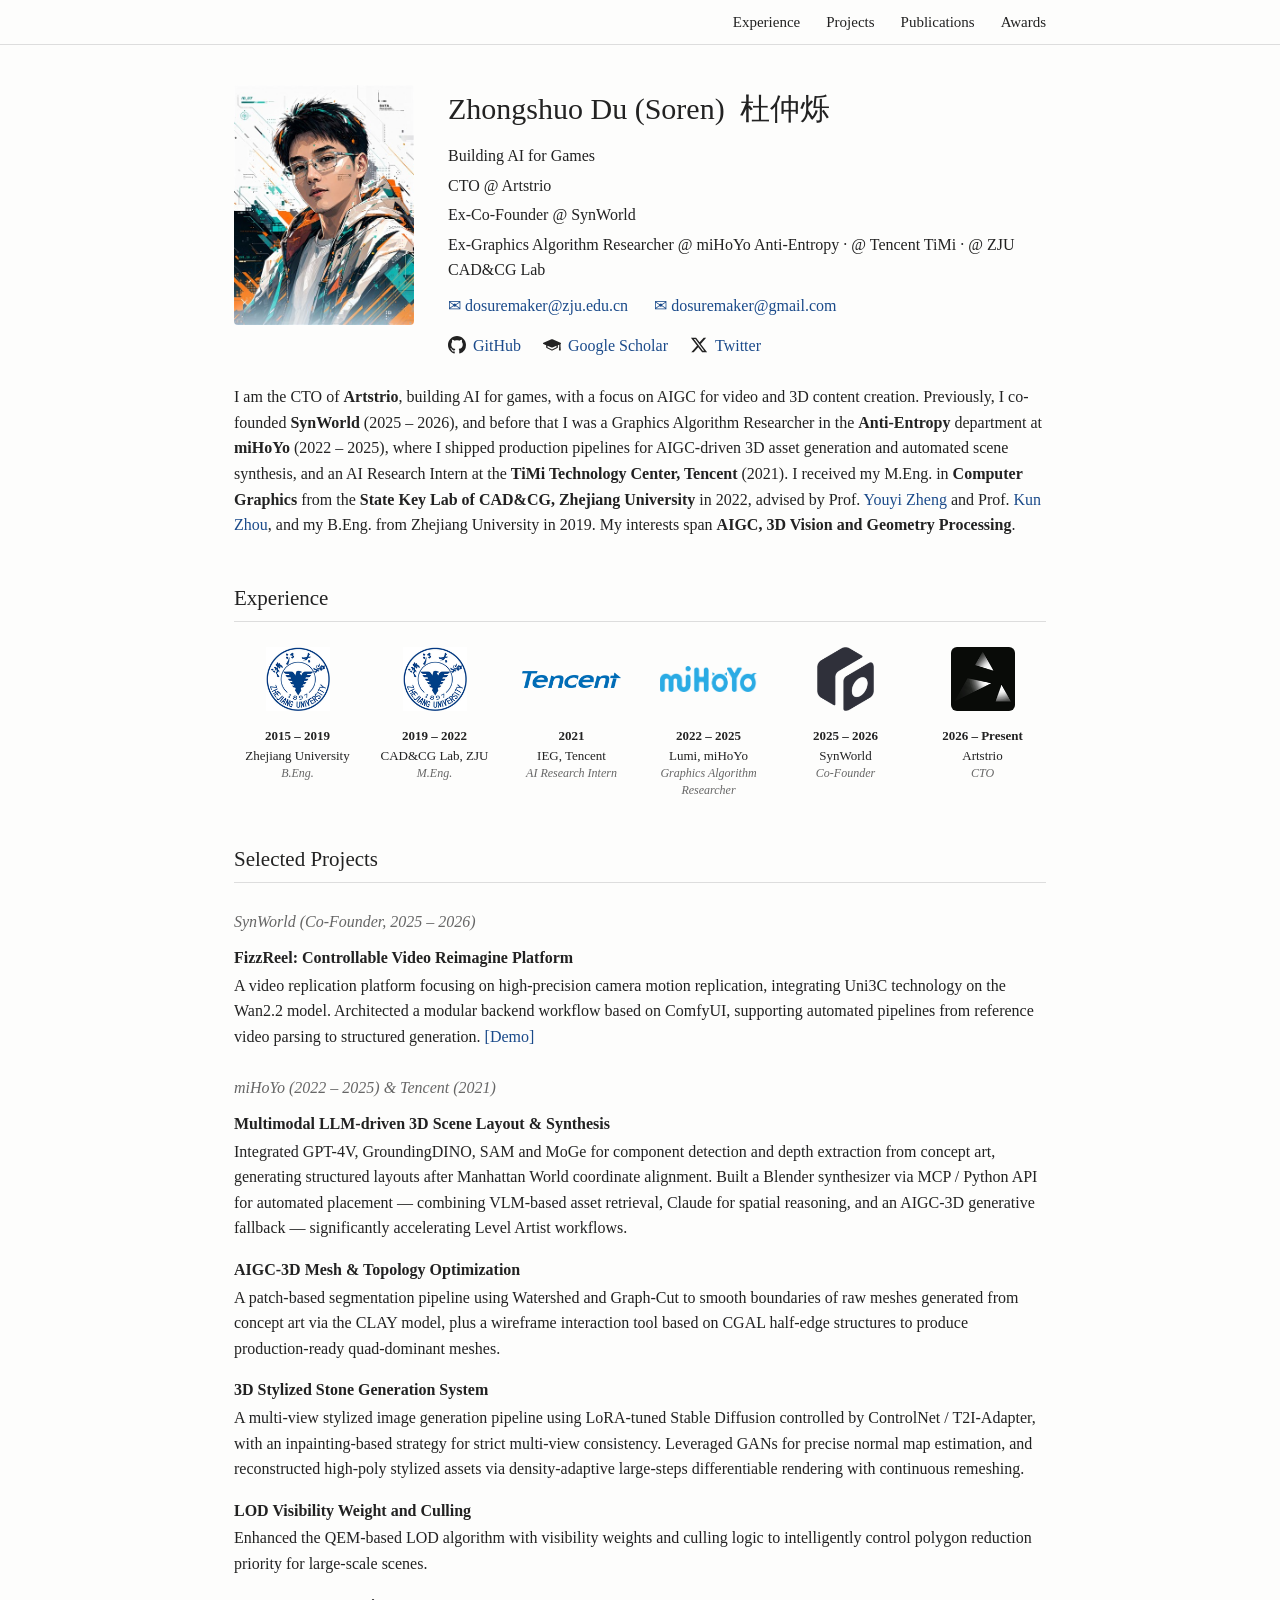
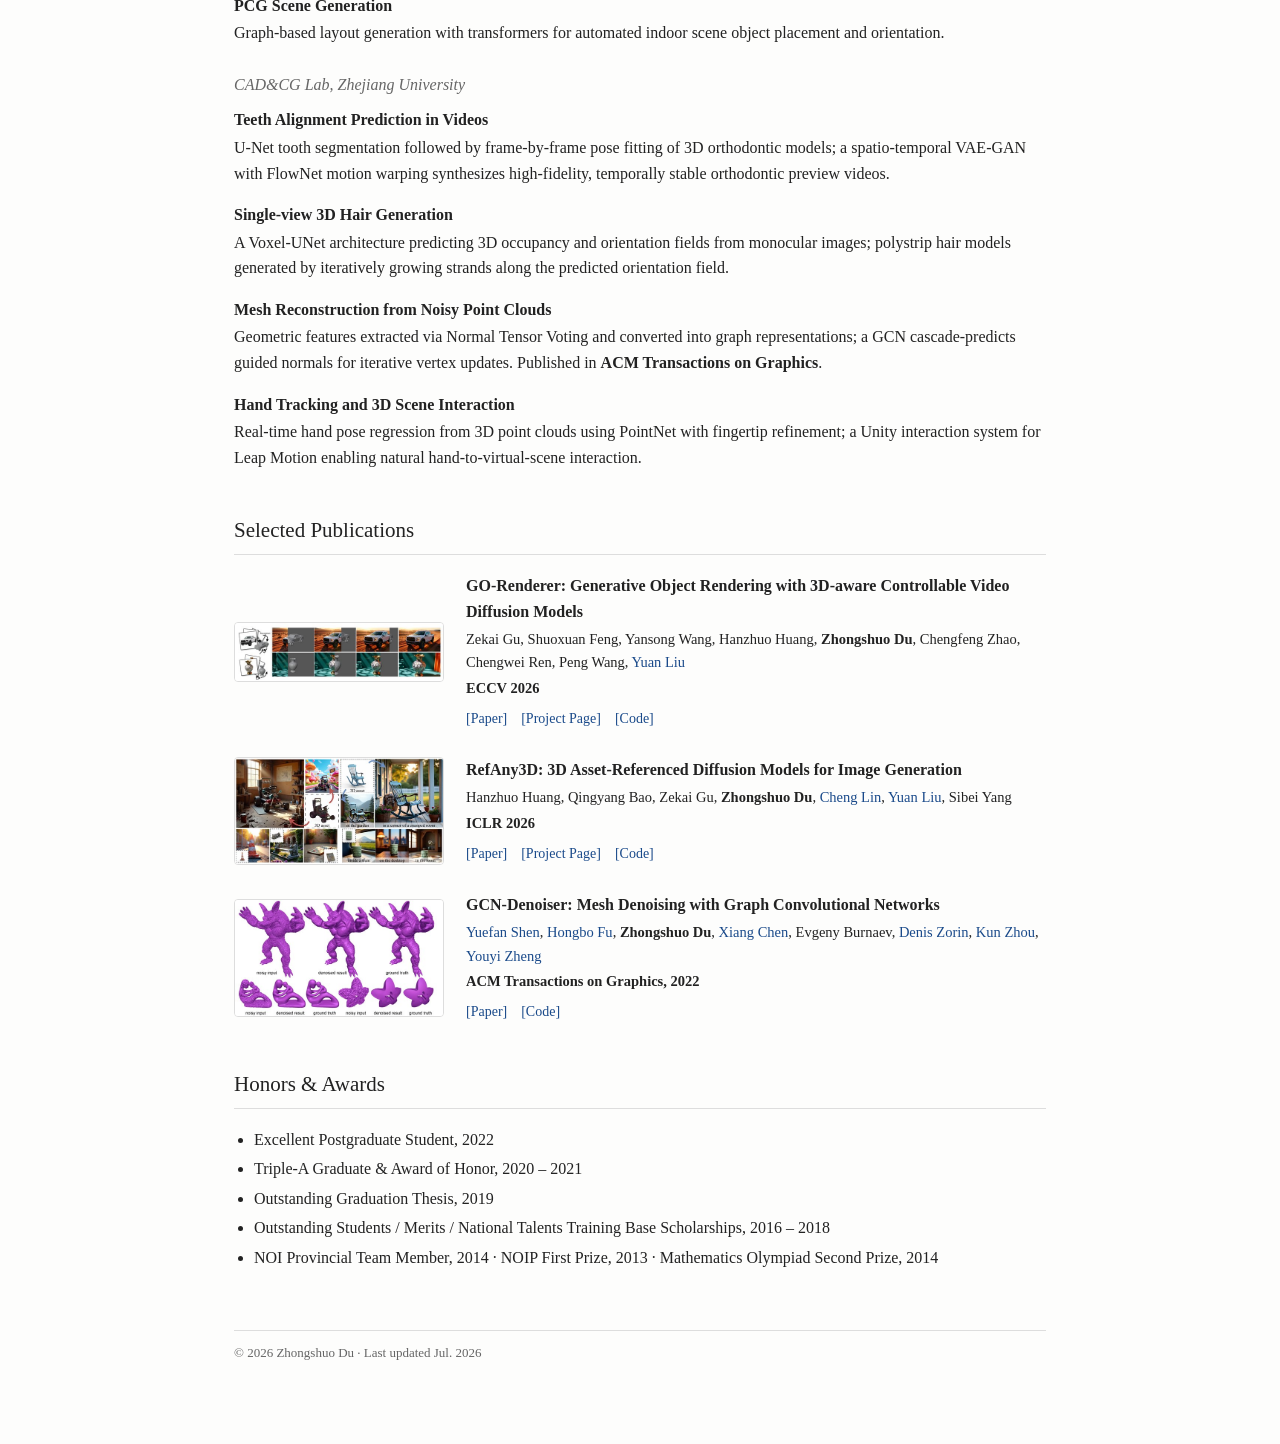
<file: index.html>
<!DOCTYPE html>
<html lang="en">
<head>
<meta charset="utf-8">
<meta name="viewport" content="width=device-width, initial-scale=1">
<meta name="google-site-verification" content="GwJMKdCy1wCc8vEHRuQkdQIaa5DywmpoKS_e2dxCeqU">
<!-- Bing Webmaster verification (replace YOUR_BING_CODE with actual code) -->
<meta name="msvalidate.01" content="YOUR_BING_CODE">
<!-- Baidu site verification (replace YOUR_BAIDU_CODE with actual code) -->
<meta name="baidu-site-verification" content="YOUR_BAIDU_CODE">
<title>Zhongshuo Du (Soren) - Homepage</title>
<meta name="description" content="Zhongshuo Du (Soren Du, 杜仲烁) — Building AI for Games. CTO of Artstrio, ex-Co-Founder of SynWorld, ex-Graphics Algorithm Researcher at miHoYo Anti-Entropy, Tencent TiMi and ZJU CAD&CG Lab.">
<link rel="canonical" href="https://dosuremaker.github.io/">
<meta name="robots" content="index, follow">
<meta property="og:type" content="profile">
<meta property="og:title" content="Zhongshuo Du (Soren) - Homepage">
<meta property="og:description" content="Building AI for Games. CTO of Artstrio, ex-Co-Founder of SynWorld, ex-Graphics Algorithm Researcher at miHoYo Anti-Entropy, Tencent TiMi and ZJU CAD&CG Lab.">
<meta property="og:url" content="https://dosuremaker.github.io/">
<meta property="og:image" content="https://dosuremaker.github.io/source_files/suremaker.jpg">
<script type="application/ld+json">
{
  "@context": "https://schema.org",
  "@type": "Person",
  "name": "Zhongshuo Du",
  "alternateName": ["Soren Du", "Soren", "杜仲烁"],
  "url": "https://dosuremaker.github.io/",
  "image": "https://dosuremaker.github.io/source_files/suremaker.jpg",
  "jobTitle": "CTO, Artstrio",
  "alumniOf": "Zhejiang University",
  "sameAs": [
    "https://github.com/dosuremaker",
    "https://x.com/DoSuremaker",
    "https://scholar.google.com/citations?user=5aI4X-EAAAAJ"
  ]
}
</script>
<link rel="stylesheet" href="css/main.css">
</head>
<body>
<nav class="nav">
  <div class="nav-inner">
    <a href="#experience">Experience</a>
    <a href="#projects">Projects</a>
    <a href="#publications">Publications</a>
    <a href="#awards">Awards</a>
  </div>
</nav>
<div class="container">

  <!-- ============ Header ============ -->
  <div class="header">
    <img class="portrait" src="source_files/suremaker.jpg" alt="Zhongshuo Du">
    <div class="info">
      <h1>Zhongshuo Du (Soren) &nbsp;杜仲烁</h1>
      <p>Building AI for Games</p>
      <p>CTO @ Artstrio</p>
      <p>Ex-Co-Founder @ SynWorld</p>
      <p>Ex-Graphics Algorithm Researcher @ miHoYo Anti-Entropy &middot; @ Tencent TiMi &middot; @ ZJU CAD&amp;CG Lab</p>
      <p class="email">
        <a href="mailto:dosuremaker@zju.edu.cn">&#9993; dosuremaker@zju.edu.cn</a>
        <a href="mailto:dosuremaker@gmail.com">&#9993; dosuremaker@gmail.com</a>
      </p>
      <div class="social">
        <div class="social-item">
          <svg viewBox="0 0 16 16" fill="var(--text)" aria-hidden="true"><path d="M8 0C3.58 0 0 3.58 0 8c0 3.54 2.29 6.53 5.47 7.59.4.07.55-.17.55-.38 0-.19-.01-.82-.01-1.49-2.01.37-2.53-.49-2.69-.94-.09-.23-.48-.94-.82-1.13-.28-.15-.68-.52-.01-.53.63-.01 1.08.58 1.23.82.72 1.21 1.87.87 2.33.66.07-.52.28-.87.51-1.07-1.78-.2-3.64-.89-3.64-3.95 0-.87.31-1.59.82-2.15-.08-.2-.36-1.02.08-2.12 0 0 .67-.21 2.2.82.64-.18 1.32-.27 2-.27s1.36.09 2 .27c1.53-1.04 2.2-.82 2.2-.82.44 1.1.16 1.92.08 2.12.51.56.82 1.27.82 2.15 0 3.07-1.87 3.75-3.65 3.95.29.25.54.73.54 1.48 0 1.07-.01 1.93-.01 2.2 0 .21.15.46.55.38A8.01 8.01 0 0 0 16 8c0-4.42-3.58-8-8-8z"/></svg>
          <a href="https://github.com/dosuremaker">GitHub</a>
        </div>
        <div class="social-item">
          <svg viewBox="0 0 640 512" fill="var(--text)" aria-hidden="true"><path d="M623.9 175.9L338.4 55.6c-11.7-4.9-24.9-4.9-36.7 0L16.1 175.9c-21.5 9.1-21.5 39.2 0 48.3L112 264.6v72.7c0 12.2 6.9 23.3 17.8 28.7L307.2 455c8.1 4 17.5 4 25.6 0l177.4-88.9c10.9-5.5 17.8-16.6 17.8-28.7v-72.7l48-20.3v99.7c-6.9 4.3-11.5 11.9-11.5 20.6 0 9 4.9 16.8 12.2 20.9l-10.9 43.6c-2.5 10.1 3.5 18.9 11.5 18.9h44.6c8 0 14.1-8.8 11.5-18.9l-10.9-43.6c7.3-4.1 12.2-11.9 12.2-20.9 0-8.7-4.6-16.3-11.5-20.6V224.1l.7-.3c21.5-9 21.5-39.2 0-48.3zM480 337.3l-160 80.2-160-80.2v-52.4l141.7 59.8c11.7 4.9 24.9 4.9 36.7 0L480 284.9v52.4z"/></svg>
          <a href="https://scholar.google.com/citations?user=5aI4X-EAAAAJ&amp;hl=zh-CN">Google Scholar</a>
        </div>
        <div class="social-item">
          <svg viewBox="0 0 24 24" fill="var(--text)" aria-hidden="true"><path d="M18.244 2.25h3.308l-7.227 8.26 8.502 11.24H16.17l-5.214-6.817L4.99 21.75H1.68l7.73-8.835L1.254 2.25H8.08l4.713 6.231zm-1.161 17.52h1.833L7.084 4.126H5.117z"/></svg>
          <a href="https://x.com/DoSuremaker">Twitter</a>
        </div>
      </div>
    </div>
  </div>

  <p class="bio">
    I am the CTO of <b>Artstrio</b>, building AI for games, with a focus on AIGC for video and
    3D content creation. Previously, I co-founded <b>SynWorld</b> (2025 – 2026), and before that I was a Graphics Algorithm Researcher in the
    <b>Anti-Entropy</b> department at <b>miHoYo</b> (2022 – 2025), where I shipped production
    pipelines for AIGC-driven 3D asset generation and automated scene synthesis, and an AI Research
    Intern at the <b>TiMi Technology Center, Tencent</b> (2021).
    I received my M.Eng. in <b>Computer Graphics</b> from the
    <b>State Key Lab of CAD&amp;CG, Zhejiang University</b> in 2022,
    advised by Prof. <a href="https://zyouyi.com/">Youyi Zheng</a> and Prof.
    <a href="http://kunzhou.net/">Kun Zhou</a>, and my B.Eng. from Zhejiang University in 2019.
    My interests span <b>AIGC, 3D Vision and Geometry Processing</b>.
  </p>

  <!-- ============ Experience ============ -->
  <h2 id="experience">Experience</h2>

  <div class="timeline">
    <div class="tl-item">
      <div class="tl-logo"><img src="source_files/zju.png" alt="Zhejiang University"></div>
      <div class="tl-time">2015 – 2019</div>
      <div class="tl-org">Zhejiang University</div>
      <div class="tl-role">B.Eng.</div>
    </div>
    <div class="tl-item">
      <div class="tl-logo"><img src="source_files/zju.png" alt="State Key Lab of CAD&CG, ZJU"></div>
      <div class="tl-time">2019 – 2022</div>
      <div class="tl-org">CAD&amp;CG Lab, ZJU</div>
      <div class="tl-role">M.Eng.</div>
    </div>
    <div class="tl-item">
      <div class="tl-logo"><img class="wide" src="source_files/tencent.png" alt="Tencent"></div>
      <div class="tl-time">2021</div>
      <div class="tl-org">IEG, Tencent</div>
      <div class="tl-role">AI Research Intern</div>
    </div>
    <div class="tl-item">
      <div class="tl-logo"><img class="wide" src="source_files/mihoyo.png" alt="miHoYo"></div>
      <div class="tl-time">2022 – 2025</div>
      <div class="tl-org">Lumi, miHoYo</div>
      <div class="tl-role">Graphics Algorithm Researcher</div>
    </div>
    <div class="tl-item">
      <div class="tl-logo"><img src="source_files/synworld.png" alt="SynWorld"></div>
      <div class="tl-time">2025 – 2026</div>
      <div class="tl-org">SynWorld</div>
      <div class="tl-role">Co-Founder</div>
    </div>
    <div class="tl-item">
      <div class="tl-logo"><img src="source_files/artstrio.png" alt="Artstrio" style="border-radius: 6px;"></div>
      <div class="tl-time">2026 – Present</div>
      <div class="tl-org">Artstrio</div>
      <div class="tl-role">CTO</div>
    </div>
  </div>

  <!-- ============ Projects ============ -->
  <h2 id="projects">Selected Projects</h2>

  <h3 class="group">SynWorld (Co-Founder, 2025 – 2026)</h3>

  <div class="project">
    <div class="title">FizzReel: Controllable Video Reimagine Platform</div>
    <div class="desc">
      A video replication platform focusing on high-precision camera motion replication,
      integrating Uni3C technology on the Wan2.2 model. Architected a modular backend workflow
      based on ComfyUI, supporting automated pipelines from reference video parsing to structured generation.
      <a href="https://x.com/_cheng_lin/status/2032378190082310318?s=20">[Demo]</a>
    </div>
  </div>

  <h3 class="group">miHoYo (2022 – 2025) &amp; Tencent (2021)</h3>

  <div class="project">
    <div class="title">Multimodal LLM-driven 3D Scene Layout &amp; Synthesis</div>
    <div class="desc">
      Integrated GPT-4V, GroundingDINO, SAM and MoGe for component detection and depth extraction
      from concept art, generating structured layouts after Manhattan World coordinate alignment.
      Built a Blender synthesizer via MCP / Python API for automated placement — combining VLM-based
      asset retrieval, Claude for spatial reasoning, and an AIGC-3D generative fallback —
      significantly accelerating Level Artist workflows.
    </div>
  </div>

  <div class="project">
    <div class="title">AIGC-3D Mesh &amp; Topology Optimization</div>
    <div class="desc">
      A patch-based segmentation pipeline using Watershed and Graph-Cut to smooth boundaries of raw
      meshes generated from concept art via the CLAY model, plus a wireframe interaction tool based on
      CGAL half-edge structures to produce production-ready quad-dominant meshes.
    </div>
  </div>

  <div class="project">
    <div class="title">3D Stylized Stone Generation System</div>
    <div class="desc">
      A multi-view stylized image generation pipeline using LoRA-tuned Stable Diffusion controlled by
      ControlNet / T2I-Adapter, with an inpainting-based strategy for strict multi-view consistency.
      Leveraged GANs for precise normal map estimation, and reconstructed high-poly stylized assets via
      density-adaptive large-steps differentiable rendering with continuous remeshing.
    </div>
  </div>

  <div class="project">
    <div class="title">LOD Visibility Weight and Culling</div>
    <div class="desc">
      Enhanced the QEM-based LOD algorithm with visibility weights and culling logic to intelligently
      control polygon reduction priority for large-scale scenes.
    </div>
  </div>

  <div class="project">
    <div class="title">PCG Scene Generation</div>
    <div class="desc">
      Graph-based layout generation with transformers for automated indoor scene object placement
      and orientation.
    </div>
  </div>

  <h3 class="group">CAD&amp;CG Lab, Zhejiang University</h3>

  <div class="project">
    <div class="title">Teeth Alignment Prediction in Videos</div>
    <div class="desc">
      U-Net tooth segmentation followed by frame-by-frame pose fitting of 3D orthodontic models;
      a spatio-temporal VAE-GAN with FlowNet motion warping synthesizes high-fidelity, temporally
      stable orthodontic preview videos.
    </div>
  </div>

  <div class="project">
    <div class="title">Single-view 3D Hair Generation</div>
    <div class="desc">
      A Voxel-UNet architecture predicting 3D occupancy and orientation fields from monocular images;
      polystrip hair models generated by iteratively growing strands along the predicted orientation field.
    </div>
  </div>

  <div class="project">
    <div class="title">Mesh Reconstruction from Noisy Point Clouds</div>
    <div class="desc">
      Geometric features extracted via Normal Tensor Voting and converted into graph representations;
      a GCN cascade-predicts guided normals for iterative vertex updates.
      Published in <b>ACM Transactions on Graphics</b>.
    </div>
  </div>

  <div class="project">
    <div class="title">Hand Tracking and 3D Scene Interaction</div>
    <div class="desc">
      Real-time hand pose regression from 3D point clouds using PointNet with fingertip refinement;
      a Unity interaction system for Leap Motion enabling natural hand-to-virtual-scene interaction.
    </div>
  </div>

  <!-- ============ Publications ============ -->
  <h2 id="publications">Selected Publications</h2>

  <div class="pub">
    <div class="pub-img"><img src="source_files/pub_gorenderer.jpg" alt="GO-Renderer teaser"></div>
    <div class="pub-text">
      <div class="ptitle">GO-Renderer: Generative Object Rendering with 3D-aware Controllable Video Diffusion Models</div>
      <div class="authors">Zekai Gu, Shuoxuan Feng, Yansong Wang, Hanzhuo Huang, <span class="me">Zhongshuo Du</span>, Chengfeng Zhao, Chengwei Ren, Peng Wang, <a href="https://liuyuan-pal.github.io/">Yuan Liu</a></div>
      <div><span class="venue">ECCV 2026</span></div>
      <div class="plinks">
        <a href="https://arxiv.org/abs/2603.23246">[Paper]</a>
        <a href="https://igl-hkust.github.io/GO-Renderer/">[Project Page]</a>
        <a href="https://github.com/IGL-HKUST/GO-Renderer">[Code]</a>
      </div>
    </div>
  </div>

  <div class="pub">
    <div class="pub-img"><img src="source_files/pub_refany3d.jpg" alt="RefAny3D teaser"></div>
    <div class="pub-text">
      <div class="ptitle">RefAny3D: 3D Asset-Referenced Diffusion Models for Image Generation</div>
      <div class="authors">Hanzhuo Huang, Qingyang Bao, Zekai Gu, <span class="me">Zhongshuo Du</span>, <a href="https://clinplayer.github.io/">Cheng Lin</a>, <a href="https://liuyuan-pal.github.io/">Yuan Liu</a>, Sibei Yang</div>
      <div><span class="venue">ICLR 2026</span></div>
      <div class="plinks">
        <a href="https://arxiv.org/abs/2601.22094">[Paper]</a>
        <a href="https://judgementh.github.io/RefAny3D/">[Project Page]</a>
        <a href="https://github.com/JudgementH/RefAny3D">[Code]</a>
      </div>
    </div>
  </div>

  <div class="pub">
    <div class="pub-img"><img src="source_files/pub_gcndenoiser.jpg" alt="GCN-Denoiser results"></div>
    <div class="pub-text">
      <div class="ptitle">GCN-Denoiser: Mesh Denoising with Graph Convolutional Networks</div>
      <div class="authors"><a href="https://yuefanshen.net/">Yuefan Shen</a>, <a href="https://hongbofu.people.ust.hk/index.htm">Hongbo Fu</a>, <span class="me">Zhongshuo Du</span>, <a href="https://xchen-cs.github.io/">Xiang Chen</a>, Evgeny Burnaev, <a href="https://cims.nyu.edu/gcl/denis.html">Denis Zorin</a>, <a href="http://kunzhou.net/">Kun Zhou</a>, <a href="https://zyouyi.com/">Youyi Zheng</a></div>
      <div><span class="venue">ACM Transactions on Graphics, 2022</span></div>
      <div class="plinks">
        <a href="https://arxiv.org/abs/2108.05128">[Paper]</a>
        <a href="https://github.com/Jhonve/GCN-Denoiser">[Code]</a>
      </div>
    </div>
  </div>

  <!-- ============ Awards ============ -->
  <h2 id="awards">Honors &amp; Awards</h2>
  <ul class="plain">
    <li>Excellent Postgraduate Student, 2022</li>
    <li>Triple-A Graduate &amp; Award of Honor, 2020 – 2021</li>
    <li>Outstanding Graduation Thesis, 2019</li>
    <li>Outstanding Students / Merits / National Talents Training Base Scholarships, 2016 – 2018</li>
    <li>NOI Provincial Team Member, 2014 &middot; NOIP First Prize, 2013 &middot; Mathematics Olympiad Second Prize, 2014</li>
  </ul>

  <footer>
    &copy; 2026 Zhongshuo Du &middot; Last updated Jul. 2026
  </footer>

</div>
</body>
</html>
</file>
<file: css/main.css>
:root {
    --text: #222;
    --muted: #666;
    --link: #1a4a8a;
    --rule: #ddd;
    --accent: #8a1a1a;
  }
  * { box-sizing: border-box; }
  body {
    margin: 0;
    font-family: Georgia, "Times New Roman", "Songti SC", serif;
    color: var(--text);
    line-height: 1.6;
    background: #fdfdfc;
  }
  .container {
    max-width: 860px;
    margin: 0 auto;
    padding: 40px 24px 80px;
  }
  a { color: var(--link); text-decoration: none; }
  a:hover { text-decoration: underline; }

  /* Top navigation */
  .nav {
    position: sticky; top: 0; z-index: 10;
    background: #fdfdfcee; backdrop-filter: blur(4px);
    border-bottom: 1px solid var(--rule);
  }
  .nav .nav-inner {
    max-width: 860px; margin: 0 auto; padding: 10px 24px;
    display: flex; justify-content: flex-end; flex-wrap: wrap; gap: 4px 26px;
  }
  .nav a { color: var(--text); font-size: 15px; }
  .nav a:hover { color: var(--link); text-decoration: none; }

  /* Header */
  .header { display: flex; gap: 34px; align-items: flex-start; margin-bottom: 26px; }
  .header img.portrait {
    width: 180px; height: auto;
    border-radius: 4px; flex-shrink: 0;
  }
  .header h1 { margin: 0 0 10px; font-size: 30px; font-weight: normal; }
  .header .info p { margin: 0 0 4px; }
  .header .info .email { margin-top: 10px; }
  .header .info .email a { margin-right: 22px; white-space: nowrap; }

  /* Icon + text social links */
  .social { display: flex; flex-wrap: wrap; gap: 6px 22px; margin-top: 14px; }
  .social-item { display: flex; align-items: center; gap: 7px; }
  .social-item svg { width: 18px; height: 18px; flex-shrink: 0; }

  /* Bio */
  .bio { margin: 0 0 4px; }

  h2 {
    font-size: 21px; font-weight: normal;
    border-bottom: 1px solid var(--rule);
    padding-bottom: 6px; margin: 44px 0 18px;
    scroll-margin-top: 56px;
  }
  h3.group {
    font-size: 16px; color: var(--muted);
    font-weight: normal; font-style: italic;
    margin: 26px 0 10px;
  }

  /* Projects */
  .project { margin-bottom: 16px; }
  .project .title { font-weight: bold; }
  .project .desc { margin: 2px 0 0; }

  /* Experience / Education */
  .entry { margin-bottom: 16px; }
  .entry .top { display: flex; justify-content: space-between; flex-wrap: wrap; }
  .entry .org { font-weight: bold; }
  .entry .time { color: var(--muted); font-size: 14px; }
  .entry .role { font-style: italic; color: var(--muted); font-size: 15px; }
  .entry ul { margin: 6px 0 0; padding-left: 20px; }
  .entry li { margin-bottom: 3px; }

  /* Publications (Cheng Lin style: image left, text right) */
  .pub {
    display: flex; gap: 22px; align-items: center;
    margin-bottom: 26px;
  }
  .pub .pub-img {
    flex: 0 0 210px; width: 210px;
  }
  .pub .pub-img img {
    width: 100%; height: auto; display: block;
    border: 1px solid var(--rule); border-radius: 4px; background: #fff;
  }
  .pub .pub-text { flex: 1; }
  .pub .ptitle { font-weight: bold; margin-bottom: 4px; }
  .pub .authors { font-size: 14.5px; color: var(--text); }
  .pub .venue { font-size: 14.5px; font-weight: bold; }
  .me { font-weight: bold; }
  .pub .plinks { margin-top: 5px; }
  .pub .plinks a { margin-right: 10px; font-size: 14px; }

  /* Experience timeline (icon on top, text below) */
  .timeline {
    display: flex; flex-wrap: nowrap; justify-content: space-between;
    align-items: flex-start; gap: 0 10px; margin-top: 22px;
  }
  /* min-width:0 lets items shrink below their longest word so all six stay on one row */
  .tl-item { flex: 1 1 0; min-width: 0; text-align: center; }
  .tl-logo { height: 70px; display: flex; align-items: center; justify-content: center; margin-bottom: 12px; }
  .tl-logo img { max-height: 64px; max-width: 100%; }
  /* Wide wordmarks read larger at equal height, so cap them tighter;
     the width cap keeps them from filling the column edge-to-edge */
  .tl-logo img.wide { max-height: 26px; max-width: 78%; }
  .tl-time { font-weight: bold; font-size: 13px; }
  .tl-org { font-size: 13px; line-height: 1.4; }
  .tl-role { font-size: 12px; color: var(--muted); font-style: italic; line-height: 1.4; }

  /* Awards */
  ul.plain { padding-left: 20px; margin: 0; }
  ul.plain li { margin-bottom: 4px; }

  footer { margin-top: 60px; color: var(--muted); font-size: 13px; border-top: 1px solid var(--rule); padding-top: 12px; }

  @media (max-width: 640px) {
    .header { flex-direction: column; align-items: center; text-align: center; }
    .header .info .email a { display: block; margin: 0 0 4px; }
    .social { justify-content: center; }
    .entry .top { flex-direction: column; }
    .pub { flex-direction: column; align-items: flex-start; }
    .pub .pub-img { flex: none; width: 100%; max-width: 320px; }
    /* Six columns are too tight on a phone: wrap to three per row */
    .timeline { flex-wrap: wrap; justify-content: center; gap: 24px 12px; }
    .tl-item { flex: 0 0 30%; }
  }
</file>
